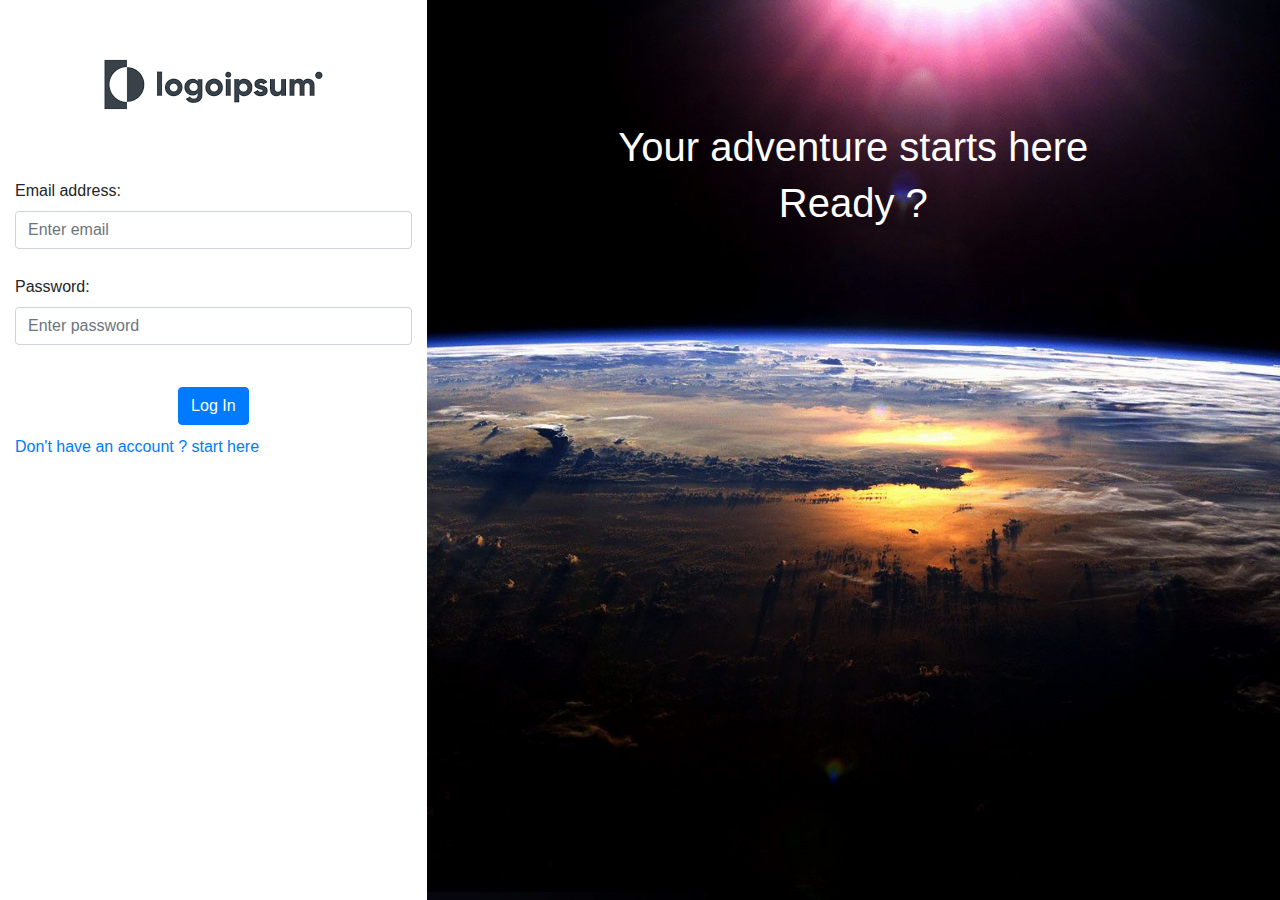
<file: front-end/logIn/login.html>
<!DOCTYPE html>
<html lang="en">
<head>
    <title>Welcome to BitNet</title>
    <meta charset="utf-8">
    <meta name="viewport" content="width=device-width, initial-scale=1">
    <link rel="stylesheet" href="https://maxcdn.bootstrapcdn.com/bootstrap/4.5.2/css/bootstrap.min.css">
    <link rel="stylesheet" href="style.css">

  <script src="https://ajax.googleapis.com/ajax/libs/jquery/3.5.1/jquery.min.js"></script>
  <script src="https://cdnjs.cloudflare.com/ajax/libs/popper.js/1.16.0/umd/popper.min.js"></script>
  <script src="https://maxcdn.bootstrapcdn.com/bootstrap/4.5.2/js/bootstrap.min.js"></script>
</head>
<body>
  
<div class="container-fluid" id="main-container">
    <div class="row full-height" >
        <div class="col-md-4">
            <center>
                <img src="img/logo.png" id="logo-image" alt="">
            </center>
            <form onsubmit="return validateForm()">
                <div class="form-group">
                    <label for="email">Email address:</label>
                    <input type="email" class="form-control" placeholder="Enter email" id="email">
                </div>
                <div class="form-group">
                    <label for="pwd">Password:</label>
                    <input type="password" class="form-control" placeholder="Enter password" id="pwd">
                </div>
                <div class="form-group">
                    <p id="formStatus"></p>
                </div>
                <center>
                    <button type="submit" class="btn btn-primary" >Log In</button> 
                </center>
                <div class="form-group">
                    <p><a href="../signUp/signup.html">Don't have an account ? start here</a></p>
                </div>
            </form>
        </div>
        <div class="col-md-8 order-first order-md-last" id="background-container">
            <div style="margin-top: 15%; width: 100%; color: white;">
                <center>
                    <h1>Your adventure starts here</h1>
                    <h1>Ready ?</h1>
                </center>
                
            </div>
            
        </div>
    </div>
    
</div>
<script type="text/javascript" src="index.js"></script>
</body>
</html>
</file>
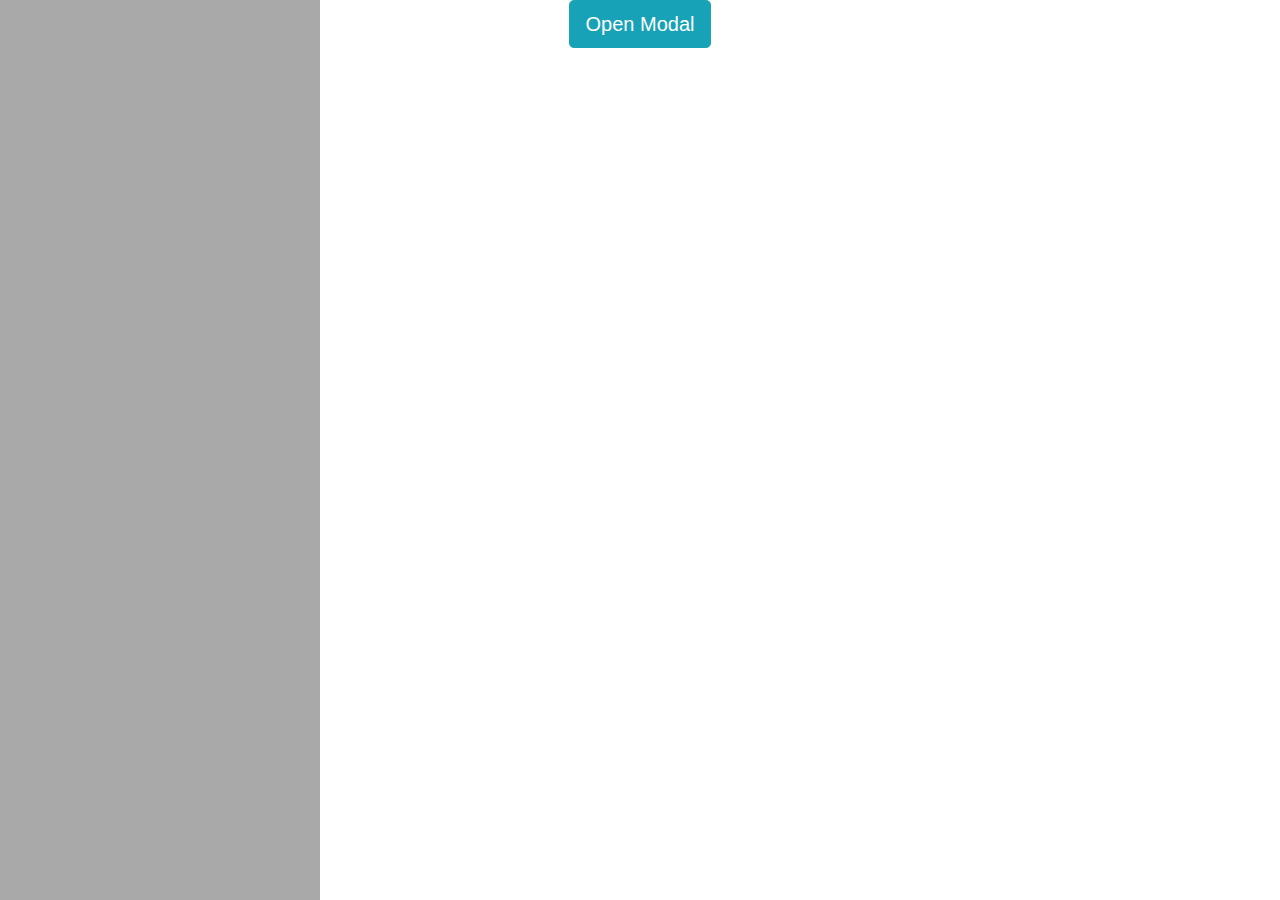
<file: front-end/mainPage/uploadPost.html>
<!DOCTYPE html>
<html lang="en">
<head>
  <title>Bootstrap 4 Example</title>
  <meta charset="utf-8">
  <meta name="viewport" content="width=device-width, initial-scale=1">
  <link rel="stylesheet" href="https://maxcdn.bootstrapcdn.com/bootstrap/4.5.2/css/bootstrap.min.css">
  <script src="https://ajax.googleapis.com/ajax/libs/jquery/3.5.1/jquery.min.js"></script>
  <script src="https://cdnjs.cloudflare.com/ajax/libs/popper.js/1.16.0/umd/popper.min.js"></script>
  <script src="https://maxcdn.bootstrapcdn.com/bootstrap/4.5.2/js/bootstrap.min.js"></script>

    <style>
        html,body, #mainContainer{
            height: 100%;
        }

        .fullHeight{
            height: 100%;
        }    

    </style>

</head>
<body>

<div class="container-fluid" id="mainContainer">
    <div class="row fullHeight">
        <div class="col-md-3 fullHeight" style="background-color: darkgray;">

        </div>
        <div class="col-md-6 fullHeight">
            <center>
                <!-- Trigger the modal with a button -->
                <button type="button" class="btn btn-info btn-lg" data-toggle="modal" data-target="#myModal">Open Modal</button>
            </center>
            <div id="mainPageScroll" style="overflow-y: scroll; height: 90%;">
                

            </div>
        </div>
        <div class="col-md-3 fullHeight">

        </div> 
    </div>
  
</div>

<!-- Modal -->
<div id="myModal" class="modal fade" role="dialog">
    <div class="modal-dialog">
  
      <!-- Modal content-->
      <div class="modal-content">
        <div class="modal-header">
          <button type="button" class="close" data-dismiss="modal">&times;</button>
          <h4 class="modal-title">Create Post</h4>
        </div>
        <div class="modal-body">
            <div class="form-group">
                <label for="title">Post title</label>
                <input type="text" class="form-control" id="title"/><br/>
            </div>
            <div class="form-group">
                <label for="description">Post Description</label>
                <input type="text" class="form-control" name="description"/><br/>
            </div>
            <div class="form-group">
                <label for="mediaURL">Media</label>
                <input type="text" class="form-control" id="mediaURL"/><br/>
            </div>
            
            <center>
                <button class="btn btn-success" onclick="submitPost()">Submit Post</button>
            </center>
        </div>
        <div class="modal-footer">
          <button type="button" class="btn btn-default" data-dismiss="modal">Close</button>
        </div>
      </div>
  
    </div>
  </div>

<script>


    function buildCard(title,description,mediaURL){
        return '<div class="card" style="width:80%; margin-top:30px;">'+
                    '<div class="card-body">'+
                      '<h4 class="card-title">'+title+'</h4>'+
                      '<p class="card-text">'+description+'</p>'+
                    '</div>'+
                    '<img class="card-img-bottom" src="'+mediaURL+'" alt="Card image" style="width:100%">'+
                  '</div>';
    }



    var getAllPostsettings = {
        "async": true,
        "crossDomain": true,
        "url": "http://localhost:8080/post/all",
        "method": "GET",
        "headers": {
            "cache-control": "no-cache",
            "postman-token": "851de458-a1ae-7648-67e0-be0b844b426f"
        }
        }

    $.ajax(getAllPostsettings).done(function (response) {
        console.log(response);
        for(let i=response.length-1; i >= 0; i--){
            document.getElementById('mainPageScroll').innerHTML+=buildCard(response[i]["title"],response[i]["description"],response[i]["mediaURL"])
        }
    });


    

    function submitPost(){
        var uploadPostSettings = {
            "async": true,
            "crossDomain": true,
            "url": "http://localhost:8080/post/upload",
            "method": "POST",
            "headers": {
                "content-type": "application/json",
                "cache-control": "no-cache",
                "postman-token": "b5ac9fe8-a377-b6fd-33b1-eaa497051c21"
            },
            "processData": false,
            "data": {
                "title":document.getElementById("title"),
                "description":document.getElementById("description"),
                "authorId" : "1",
                "mediaURL" : document.getElementById("mediaURL"),
            }
        }
        $.ajax(uploadPostSettings).done(function (response) {
            console.log(response);
        });
    }



</script>

</body>
</html>

<!--

    <form method="POST" enctype="multipart/form-data" id="fileUploadForm" action="http://localhost:8080/post/upload">
            <input type="text" name="title"/><br/>
            <input type="text" name="description"/><br/><br/>
            <input type="text" name="mediaURL"/><br/><br/>
            <input type="number" name="authorId"><br/>
            <input type="submit" value="Submit" id="btnSubmit"/>
            
        </form>

-->
</file>
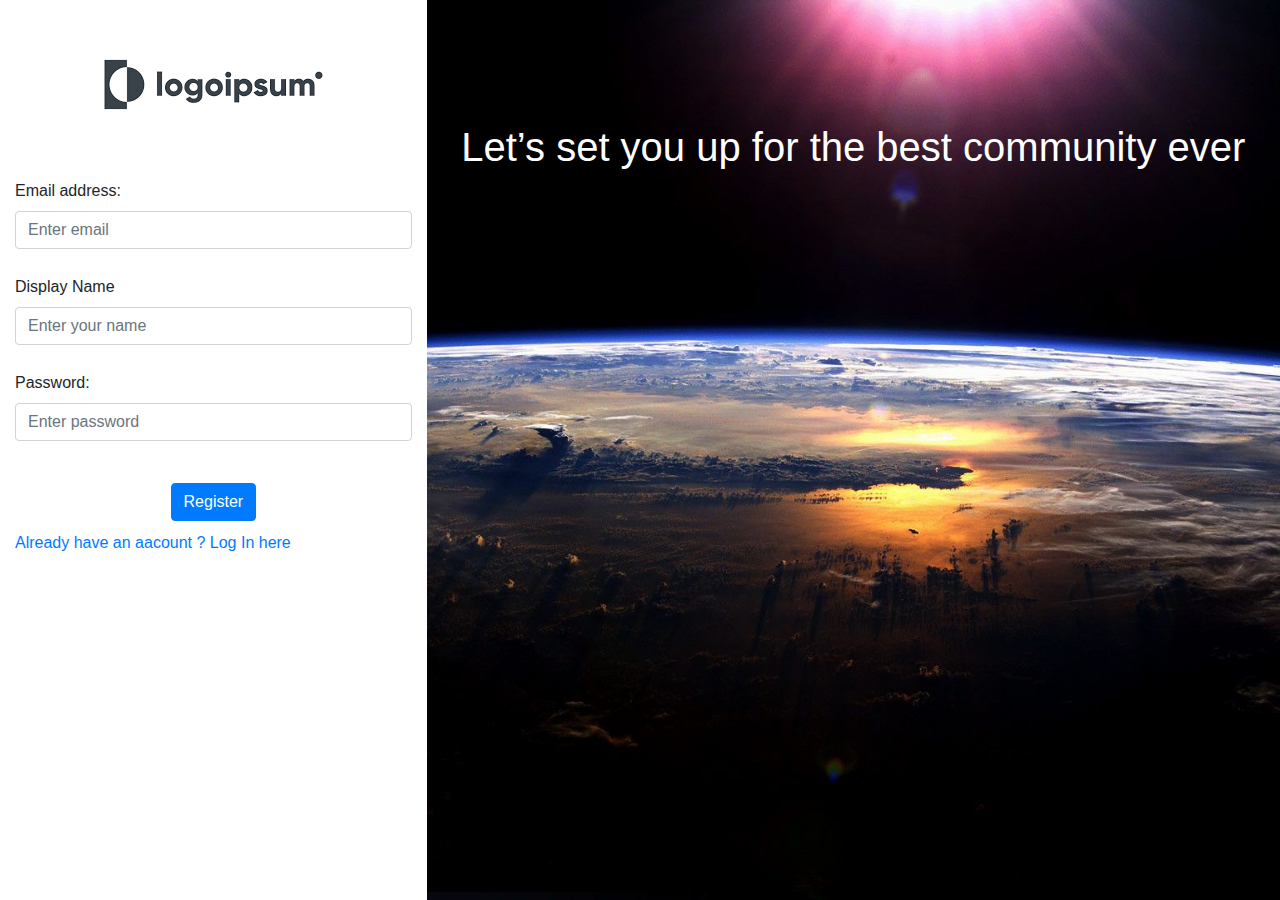
<file: front-end/signUp/signup.html>
<!DOCTYPE html>
<html lang="en">
<head>
    <title>Welcome to BitNet</title>
    <meta charset="utf-8">
    <meta name="viewport" content="width=device-width, initial-scale=1">
    <link rel="stylesheet" href="https://maxcdn.bootstrapcdn.com/bootstrap/4.5.2/css/bootstrap.min.css">
    <link rel="stylesheet" href="style.css">

  <script src="https://ajax.googleapis.com/ajax/libs/jquery/3.5.1/jquery.min.js"></script>
  <script src="https://cdnjs.cloudflare.com/ajax/libs/popper.js/1.16.0/umd/popper.min.js"></script>
  <script src="https://maxcdn.bootstrapcdn.com/bootstrap/4.5.2/js/bootstrap.min.js"></script>
</head>
<body>
  
<div class="container-fluid" id="main-container">
    <div class="row full-height" >
        <div class="col-md-4">
            <center>
                <img src="img/logo.png" id="logo-image" alt="">
            </center>
            <form onsubmit="return validateForm()">
                <div class="form-group">
                    <label for="email">Email address:</label>
                    <input type="email" class="form-control" placeholder="Enter email" id="email">
                </div>
                <div class="form-group">
                    <label for="name">Display Name</label>
                    <input type="text" class="form-control" placeholder="Enter your name" id="name">
                </div>
                <div class="form-group">
                    <label for="pwd">Password:</label>
                    <input type="password" class="form-control" placeholder="Enter password" id="pwd">
                </div>
                <div class="form-group">
                    <p id="formStatus"></p>
                </div>
                <center>
                    <button type="submit" class="btn btn-primary" >Register</button> 
                </center>
                <div class="form-group">
                    <p><a href="../logIn/login.html">Already have an aacount ? Log In here</a></p>
                </div>
            </form>
        </div>
        <div class="col-md-8 order-first order-md-last" id="background-container">
            <div style="margin-top: 15%; width: 100%; color: white;">
                <center>
                    <h1>Let’s set you up for the best community ever</h1>
                </center>
                
            </div>
            
        </div>
    </div>
    
</div>
<script type="text/javascript" src="index.js"></script>
</body>
</html>
</file>
<file: front-end/logIn/style.css>
html, body, #main-container, .full-height{
    height: 100%;
}


#background-container{
    background-image: url("img/background.jpg");

    /* Full height */
    height: 100%;

    /* Center and scale the image nicely */
    background-position: center;
    background-repeat: no-repeat;
    background-size: cover;
}

#logo-img{
    width: 80%;
}
.form-group{
    padding-top: 10px;
}
</file>
<file: front-end/signUp/style.css>
html, body, #main-container, .full-height{
    height: 100%;
}


#background-container{
    background-image: url("img/background.jpg");

    /* Full height */
    height: 100%;

    /* Center and scale the image nicely */
    background-position: center;
    background-repeat: no-repeat;
    background-size: cover;
}

#logo-img{
    width: 80%;
}
.form-group{
    padding-top: 10px;
}
</file>
